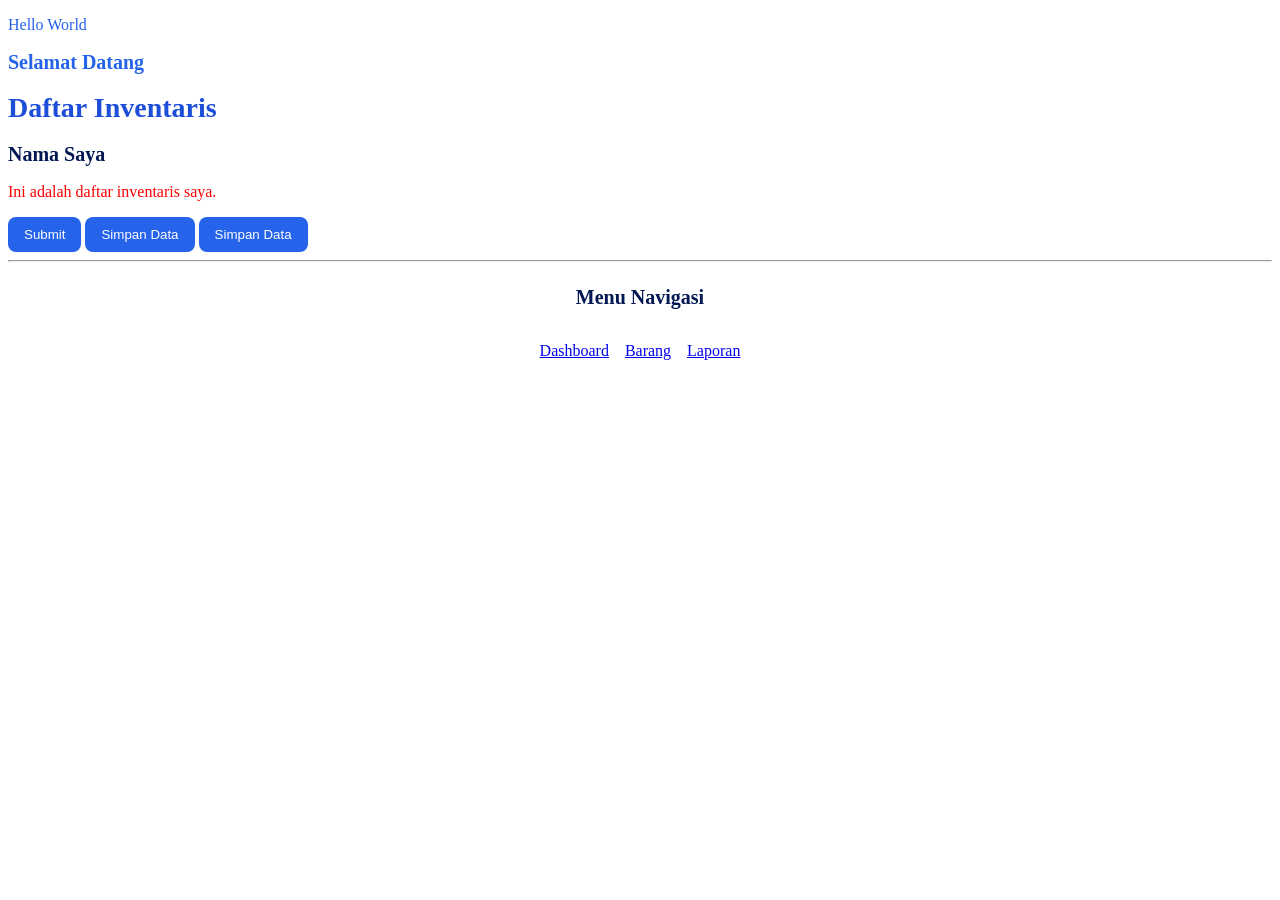
<file: index.html>
<!DOCTYPE html>
<html lang="en">
<head>
    <meta charset="UTF-8">
    <meta name="viewport" content="width=device-width, initial-scale=1.0">
    <title>Document</title>
    <link rel="stylesheet" href="style.css">
</head>
<body>
    <p class="judul">Hello World</p>
    <h2 class="judul">Selamat Datang</h2>
    <h1>Daftar Inventaris</h1>
    <h2>Nama Saya</h2>
    <p style="color: red;">Ini adalah daftar inventaris saya.</p>
    <button>Submit</button>
    <button id="btn-simpan">Simpan Data</button>
    <button id="btn-simpan">Simpan Data</button>
    <hr>
    <div class="navbar">
        <h2>Menu Navigasi</h2>

        <nav>
            <a href="#">Dashboard</a>
            <a href="#">Barang</a>
            <a href="#">Laporan</a> 
        </nav>  
    </div>
</body>
</html>
</file>
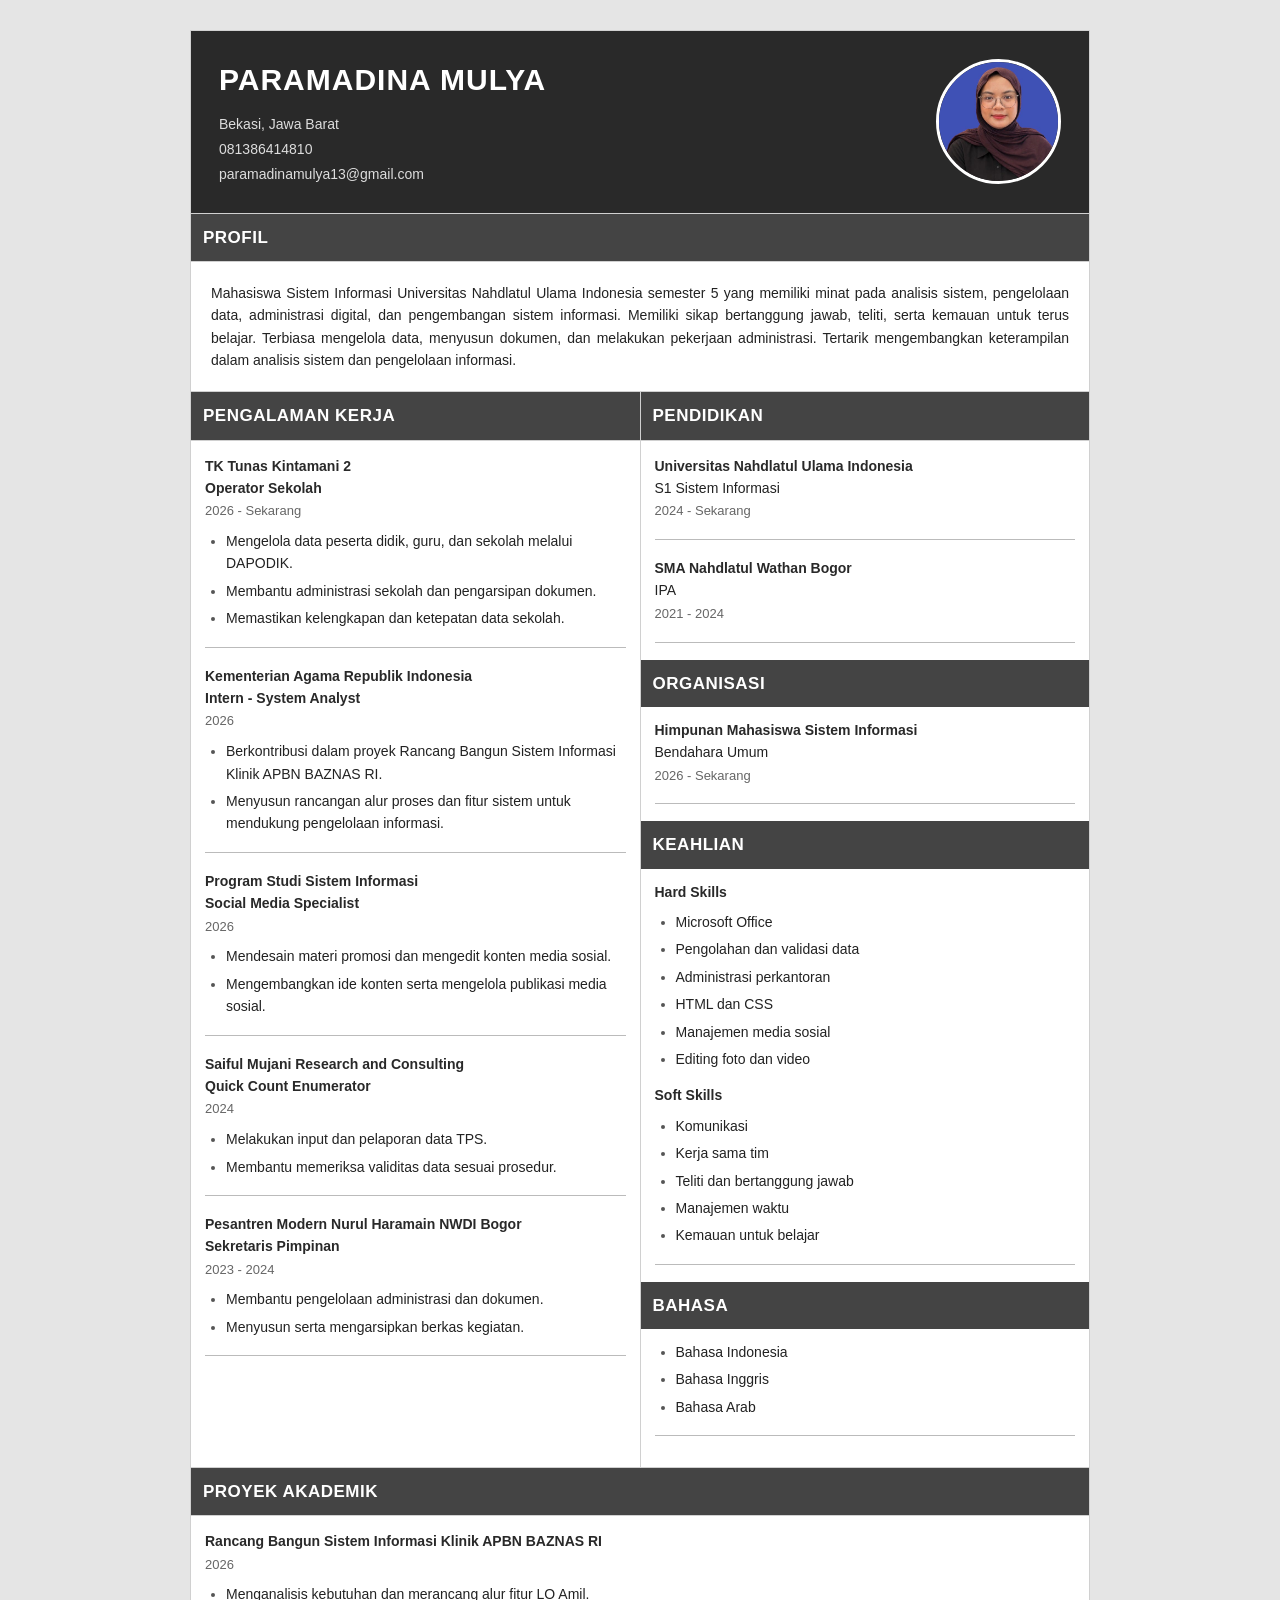
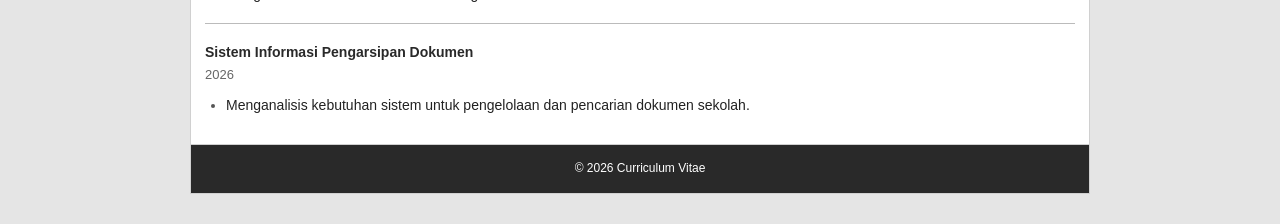
<file: cv.html>
<!DOCTYPE html>
<html lang="id">
<head>
    <meta charset="UTF-8">
    <meta name="viewport" content="width=device-width, initial-scale=1.0">
    <title>Curriculum Vitae - Paramadina Mulya</title>
    <link rel="stylesheet" href="cv.css">
</head>

<body>

<table class="cv-table">

    <!-- HEADER -->
    <tr>
        <td colspan="2" class="header">
            <div class="header-content">

                <div class="header-info">
                    <h1>PARAMADINA MULYA</h1>
                    <p class="contact">
                        Bekasi, Jawa Barat<br>
                        081386414810<br>
                        paramadinamulya13@gmail.com
                    </p>
                </div>

                <img src="foto.jpeg"
                     alt="Foto Profil Paramadina Mulya"
                     class="profile-photo">
            </div>
        </td>
    </tr>

    <!-- PROFIL -->
    <tr>
        <td colspan="2" class="section-heading">
            PROFIL
        </td>
    </tr>

    <tr>
        <td colspan="2" class="profile">
            Mahasiswa Sistem Informasi Universitas Nahdlatul Ulama Indonesia
            semester 5 yang memiliki minat pada analisis sistem, pengelolaan
            data, administrasi digital, dan pengembangan sistem informasi.
            Memiliki sikap bertanggung jawab, teliti, serta kemauan untuk
            terus belajar. Terbiasa mengelola data, menyusun dokumen, dan
            melakukan pekerjaan administrasi. Tertarik mengembangkan
            keterampilan dalam analisis sistem dan pengelolaan informasi.
        </td>
    </tr>

    <!-- JUDUL KOLOM -->
    <tr>
        <td class="section-heading" width="55%">
            PENGALAMAN KERJA
        </td>
        <td class="section-heading" width="45%">
            PENDIDIKAN
        </td>
    </tr>

    <!-- PENGALAMAN KERJA -->
    <tr>
        <td class="content" valign="top">

            <b>TK Tunas Kintamani 2</b><br>
            <b>Operator Sekolah</b><br>
            <span class="date">2026 - Sekarang</span>

            <ul>
                <li>Mengelola data peserta didik, guru, dan sekolah melalui DAPODIK.</li>
                <li>Membantu administrasi sekolah dan pengarsipan dokumen.</li>
                <li>Memastikan kelengkapan dan ketepatan data sekolah.</li>
            </ul>

            <hr>

            <b>Kementerian Agama Republik Indonesia</b><br>
            <b>Intern - System Analyst</b><br>
            <span class="date">2026</span>

            <ul>
                <li>Berkontribusi dalam proyek Rancang Bangun Sistem Informasi Klinik APBN BAZNAS RI.</li>
                <li>Menyusun rancangan alur proses dan fitur sistem untuk mendukung pengelolaan informasi.</li>
            </ul>

            <hr>

            <b>Program Studi Sistem Informasi</b><br>
            <b>Social Media Specialist</b><br>
            <span class="date">2026</span>

            <ul>
                <li>Mendesain materi promosi dan mengedit konten media sosial.</li>
                <li>Mengembangkan ide konten serta mengelola publikasi media sosial.</li>
            </ul>

            <hr>

            <b>Saiful Mujani Research and Consulting</b><br>
            <b>Quick Count Enumerator</b><br>
            <span class="date">2024</span>

            <ul>
                <li>Melakukan input dan pelaporan data TPS.</li>
                <li>Membantu memeriksa validitas data sesuai prosedur.</li>
            </ul>

            <hr>

            <b>Pesantren Modern Nurul Haramain NWDI Bogor</b><br>
            <b>Sekretaris Pimpinan</b><br>
            <span class="date">2023 - 2024</span>

            <ul>
                <li>Membantu pengelolaan administrasi dan dokumen.</li>
                <li>Menyusun serta mengarsipkan berkas kegiatan.</li>
            </ul>

            <hr>

        </td>

        <!-- PENDIDIKAN, ORGANISASI, DAN KEAHLIAN -->
        <td class="content" valign="top">

            <!-- PENDIDIKAN -->
            <b>Universitas Nahdlatul Ulama Indonesia</b><br>
            S1 Sistem Informasi<br>
            <span class="date">2024 - Sekarang</span>

            <hr>

            <b>SMA Nahdlatul Wathan Bogor</b><br>
            IPA<br>
            <span class="date">2021 - 2024</span>

            <hr>

            <!-- ORGANISASI -->
            <div class="section-heading subsection-heading">
                ORGANISASI
            </div>

            <b>Himpunan Mahasiswa Sistem Informasi</b><br>
            Bendahara Umum<br>
            <span class="date">2026 - Sekarang</span>

            <hr>

            <!-- KEAHLIAN -->
            <div class="section-heading subsection-heading">
                KEAHLIAN
            </div>

            <b>Hard Skills</b>
            <ul>
                <li>Microsoft Office</li>
                <li>Pengolahan dan validasi data</li>
                <li>Administrasi perkantoran</li>
                <li>HTML dan CSS</li>
                <li>Manajemen media sosial</li>
                <li>Editing foto dan video</li>
            </ul>

            <b>Soft Skills</b>
            <ul>
                <li>Komunikasi</li>
                <li>Kerja sama tim</li>
                <li>Teliti dan bertanggung jawab</li>
                <li>Manajemen waktu</li>
                <li>Kemauan untuk belajar</li>
            </ul>

            <hr>

            <!-- BAHASA -->
            <div class="section-heading subsection-heading">
                BAHASA
            </div>

            <ul>
                <li>Bahasa Indonesia</li>
                <li>Bahasa Inggris</li>
                <li>Bahasa Arab</li>
            </ul>


            <hr>

        </td>
    </tr>

    <!-- PROYEK AKADEMIK -->
    <tr>
        <td colspan="2" class="section-heading">
            PROYEK AKADEMIK
        </td>
    </tr>

    <tr>
        <td colspan="2" class="content">

            <b>Rancang Bangun Sistem Informasi Klinik APBN BAZNAS RI</b><br>
            <span class="date">2026</span>

            <ul>
                <li>Menganalisis kebutuhan dan merancang alur fitur LO Amil.</li>
            </ul>

            <hr>

            <b>Sistem Informasi Pengarsipan Dokumen</b><br>
            <span class="date">2026</span>

            <ul>
                <li>Menganalisis kebutuhan sistem untuk pengelolaan dan pencarian dokumen sekolah.</li>
            </ul>

        </td>
    </tr>

    <!-- FOOTER -->
    <tr>
        <td colspan="2" class="footer">
            &copy; 2026 Curriculum Vitae 
        </td>
    </tr>

</table>

</body>
</html>
</file>
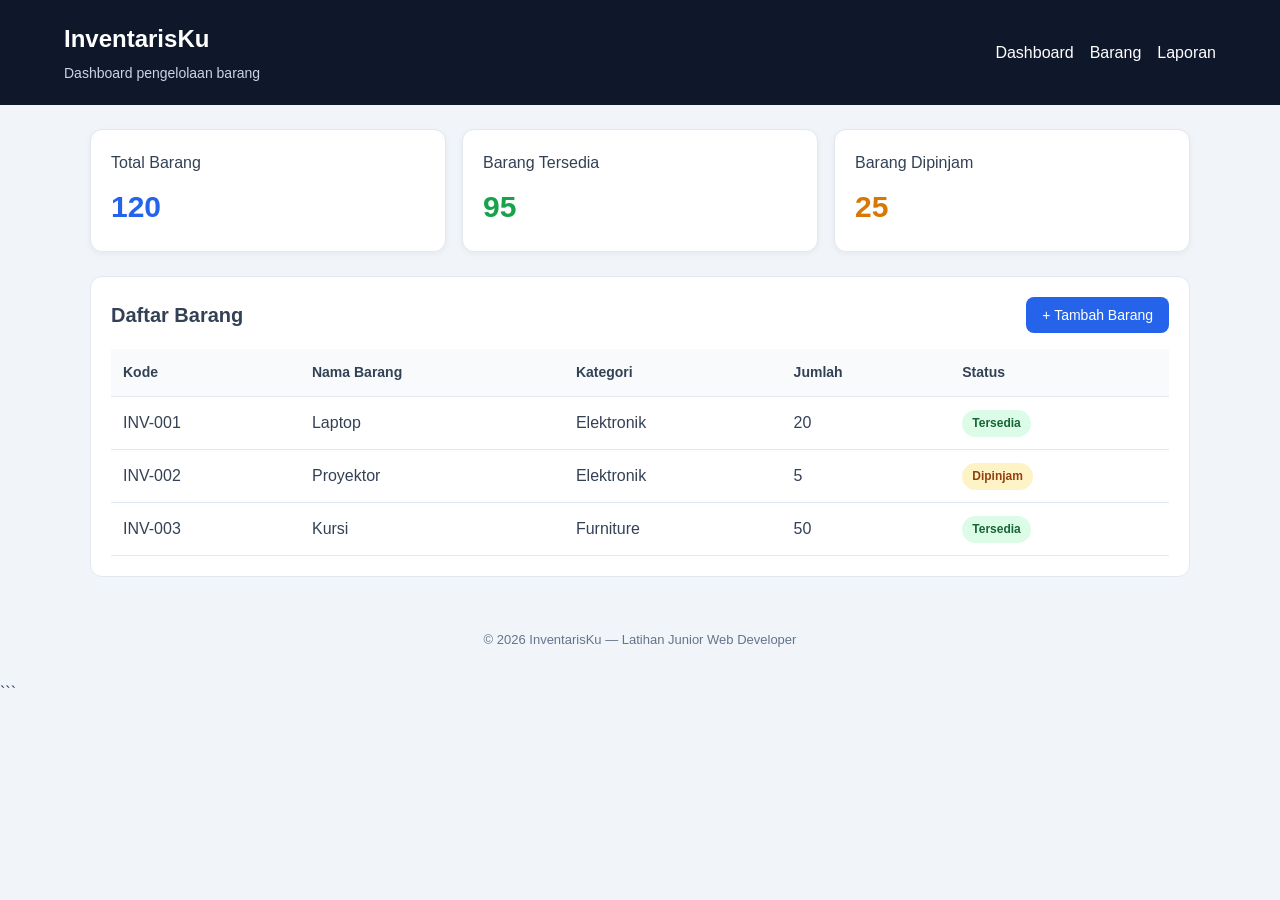
<file: viewport.html>
<!DOCTYPE html>
<html lang="id">
<head>
  <meta charset="UTF-8">
  <meta name="viewport" content="width=device-width, initial-scale=1.0">

  <title>InventarisKu</title>
  <link rel="stylesheet" href="style-viewport.css">
</head>
<body>
  <header class="header">
    <div>
      <h1>InventarisKu</h1>
      <p>Dashboard pengelolaan barang</p>
    </div>

    <nav class="nav-links">
      <a href="#">Dashboard</a>
      <a href="#">Barang</a>
      <a href="#">Laporan</a>
    </nav>
  </header>

  <main class="container">
    <section class="summary">
      <article class="card">
        <h2>Total Barang</h2>
        <p class="number">120</p>
      </article>

      <article class="card">
        <h2>Barang Tersedia</h2>
        <p class="number success">95</p>
      </article>

      <article class="card">
        <h2>Barang Dipinjam</h2>
        <p class="number warning">25</p>
      </article>
    </section>

    <section class="content-section">
      <div class="section-heading">
        <h2>Daftar Barang</h2>
        <button class="btn-primary" type="button">
          + Tambah Barang
        </button>
      </div>

      <div class="table-wrapper">
        <table>
          <thead>
            <tr>
              <th>Kode</th>
              <th>Nama Barang</th>
              <th>Kategori</th>
              <th>Jumlah</th>
              <th>Status</th>
            </tr>
          </thead>

          <tbody>
            <tr>
              <td>INV-001</td>
              <td>Laptop</td>
              <td>Elektronik</td>
              <td>20</td>
              <td><span class="badge tersedia">Tersedia</span></td>
            </tr>

            <tr>
              <td>INV-002</td>
              <td>Proyektor</td>
              <td>Elektronik</td>
              <td>5</td>
              <td><span class="badge dipinjam">Dipinjam</span></td>
            </tr>

            <tr>
              <td>INV-003</td>
              <td>Kursi</td>
              <td>Furniture</td>
              <td>50</td>
              <td><span class="badge tersedia">Tersedia</span></td>
            </tr>
          </tbody>
        </table>
      </div>
    </section>
  </main>

  <footer class="footer">
    <p>&copy; 2026 InventarisKu — Latihan Junior Web Developer</p>
  </footer>
</body>
</html>
```
</file>
<file: style.css>
h1 {
    color: #1d4ed8;
    font-size: 28px;
}
h2 {
    color: #031853;
    font-size: 20px;
}
button {
    background-color: #2563eb;
    color: white;
    border: none;
    padding: 10px 16px;
    border-radius: 8px;
}
button:hover {
    background-color: orange;
}
#btn-simpan {
    background-color: #2563eb;
    color: white;
}
.judul {
    color: #2563eb;
}
.navbar {
    display: flex;
    flex-direction: column;
    justify-content: space-between;
    align-items: center;
    gap: 16px;
}
.navbar nav {
    display: flex;
    gap: 16px;
}
</file>
<file: cv.css>
/* =========================
   PENGATURAN DASAR
========================= */

* {
    box-sizing: border-box;
}

body {
    margin: 0;
    padding: 30px 15px;
    background-color: #E5E5E5;
    color: #222222;
    font-family: Arial, Helvetica, sans-serif;
    font-size: 14px;
    line-height: 1.6;
}

/* =========================
   TABEL CV
========================= */

.cv-table {
    width: 900px;
    max-width: 100%;
    margin: 0 auto;
    background-color: #FFFFFF;
    border: 1px solid #555555;
    border-collapse: collapse;
    table-layout: fixed;
}

.cv-table td {
    padding: 14px;
    border: 1px solid #D0D0D0;
    vertical-align: top;
    overflow-wrap: break-word;
}

/* =========================
   HEADER
========================= */

.header {
    background-color: #292929;
    color: #FFFFFF;
    padding: 25px 28px !important;
}

.header-content {
    display: flex;
    justify-content: space-between;
    align-items: center;
    gap: 20px;
}

.header-info {
    flex: 1;
    min-width: 0;
}

.header h1 {
    margin: 0 0 8px;
    font-size: 30px;
    letter-spacing: 1px;
}

.contact {
    margin: 0;
    color: #DDDDDD;
    line-height: 1.8;
}

/* =========================
   FOTO PROFIL
========================= */

.profile-photo {
    display: block;
    width: 125px;
    height: 125px;
    object-fit: cover;
    object-position: center;
    border-radius: 50%;
    border: 3px solid #FFFFFF;
    flex-shrink: 0;
}

/* =========================
   SEMUA JUDUL BESAR
========================= */

.section-heading {
    background-color: #444444;
    color: #FFFFFF;
    padding: 10px 12px !important;
    font-size: 17px;
    font-weight: bold;
    letter-spacing: 0.5px;
    text-align: left;
}

/* Judul bagian kanan */
.subsection-heading {
    display: block;
    margin: 0 -14px 12px;
}

/* =========================
   PROFIL PROFESIONAL
========================= */

.profile {
    padding: 20px !important;
    text-align: justify;
}

/* =========================
   ISI CV
========================= */

.content {
    padding: 14px !important;
}

.content > b {
    color: #292929;
    font-size: 14px;
}

.date {
    color: #666666;
    font-size: 13px;
}

/* =========================
   DAFTAR
========================= */

ul {
    padding-left: 21px;
    margin-top: 8px;
    margin-bottom: 14px;
}

li {
    margin-bottom: 5px;
}

li::marker {
    color: #555555;
}

/* =========================
   PARAGRAF
========================= */

.content p {
    margin-top: 12px;
    margin-bottom: 12px;
}

/* =========================
   GARIS PEMISAH
========================= */

hr {
    border: none;
    border-top: 1px solid #BBBBBB;
    margin: 17px 0;
}

/* =========================
   FOOTER
========================= */

.footer {
    background-color: #292929;
    color: #FFFFFF;
    text-align: center;
    padding: 14px !important;
    font-size: 12px;
}

/* =========================
   RESPONSIF
========================= */

@media screen and (max-width: 600px) {

    body {
        padding: 10px;
    }

    .cv-table {
        width: 100%;
        table-layout: auto;
    }

    .cv-table td {
        padding: 9px;
        font-size: 12px;
    }

    .header {
        padding: 15px !important;
    }

    .header-content {
        gap: 10px;
    }

    .header h1 {
        font-size: 19px;
        overflow-wrap: anywhere;
    }

    .profile-photo {
        width: 85px;
        height: 85px;
    }

    .section-heading {
        font-size: 14px;
    }

    .subsection-heading {
        margin-left: -9px;
        margin-right: -9px;
    }

    .date {
        font-size: 11px;
    }
}
</file>
<file: style-viewport.css>
/* 1. Pengaturan dasar */
* {
  box-sizing: border-box;
}

body {
  margin: 0;
  font-family: Arial, sans-serif;
  color: #334155;
  background-color: #f1f5f9;
  line-height: 1.6;
}

/* 2. Header dan navigasi */
.header {
  display: flex;
  justify-content: space-between;
  align-items: center;
  gap: 20px;
  padding: 20px 5%;
  color: white;
  background-color: #0f172a;
}

.header h1 {
  margin: 0;
  font-size: 24px;
}

.header p {
  margin: 4px 0 0;
  color: #cbd5e1;
  font-size: 14px;
}

.nav-links {
  display: flex;
  flex-wrap: wrap;
  gap: 16px;
}

.nav-links a {
  color: white;
  text-decoration: none;
}

.nav-links a:hover {
  color: #93c5fd;
}

/* 3. Kontainer utama */
.container {
  width: min(100% - 32px, 1100px);
  margin: 24px auto;
}

/* 4. Kartu ringkasan */
.summary {
  display: grid;
  grid-template-columns: repeat(3, minmax(0, 1fr));
  gap: 16px;
}

.card {
  padding: 20px;
  background-color: white;
  border: 1px solid #e2e8f0;
  border-radius: 12px;
  box-shadow: 0 2px 6px rgb(15 23 42 / 5%);
}

.card h2 {
  margin: 0;
  font-size: 16px;
  font-weight: 500;
}

.number {
  margin: 8px 0 0;
  font-size: 30px;
  font-weight: 700;
  color: #2563eb;
}

.success {
  color: #16a34a;
}

.warning {
  color: #d97706;
}

/* 5. Bagian tabel */
.content-section {
  margin-top: 24px;
  padding: 20px;
  background-color: white;
  border: 1px solid #e2e8f0;
  border-radius: 12px;
}

.section-heading {
  display: flex;
  justify-content: space-between;
  align-items: center;
  gap: 12px;
  margin-bottom: 16px;
}

.section-heading h2 {
  margin: 0;
  font-size: 20px;
}

.btn-primary {
  padding: 10px 16px;
  border: none;
  border-radius: 8px;
  background-color: #2563eb;
  color: white;
  font-size: 14px;
  cursor: pointer;
}

.btn-primary:hover {
  background-color: #1d4ed8;
}

.table-wrapper {
  overflow-x: auto;
}

table {
  width: 100%;
  border-collapse: collapse;
  text-align: left;
}

th,
td {
  padding: 12px;
  border-bottom: 1px solid #e2e8f0;
}

th {
  background-color: #f8fafc;
  font-size: 14px;
}

.badge {
  display: inline-block;
  padding: 4px 10px;
  border-radius: 999px;
  font-size: 12px;
  font-weight: 600;
}

.tersedia {
  background-color: #dcfce7;
  color: #166534;
}

.dipinjam {
  background-color: #fef3c7;
  color: #92400e;
}

/* 6. Footer */
.footer {
  padding: 16px;
  text-align: center;
  color: #64748b;
  font-size: 13px;
}

/* 7. Responsive: tablet */
@media (max-width: 768px) {
  .header {
    align-items: flex-start;
    flex-direction: column;
  }

  .summary {
    grid-template-columns: repeat(2, minmax(0, 1fr));
  }
}

/* 8. Responsive: ponsel */
@media (max-width: 480px) {
  .summary {
    grid-template-columns: 1fr;
  }

  .section-heading {
    align-items: stretch;
    flex-direction: column;
  }

  .btn-primary {
    width: 100%;
  }

  .content-section {
    padding: 12px;
  }

  th,
  td {
    padding: 8px;
    font-size: 13px;
  }
}
</file>
